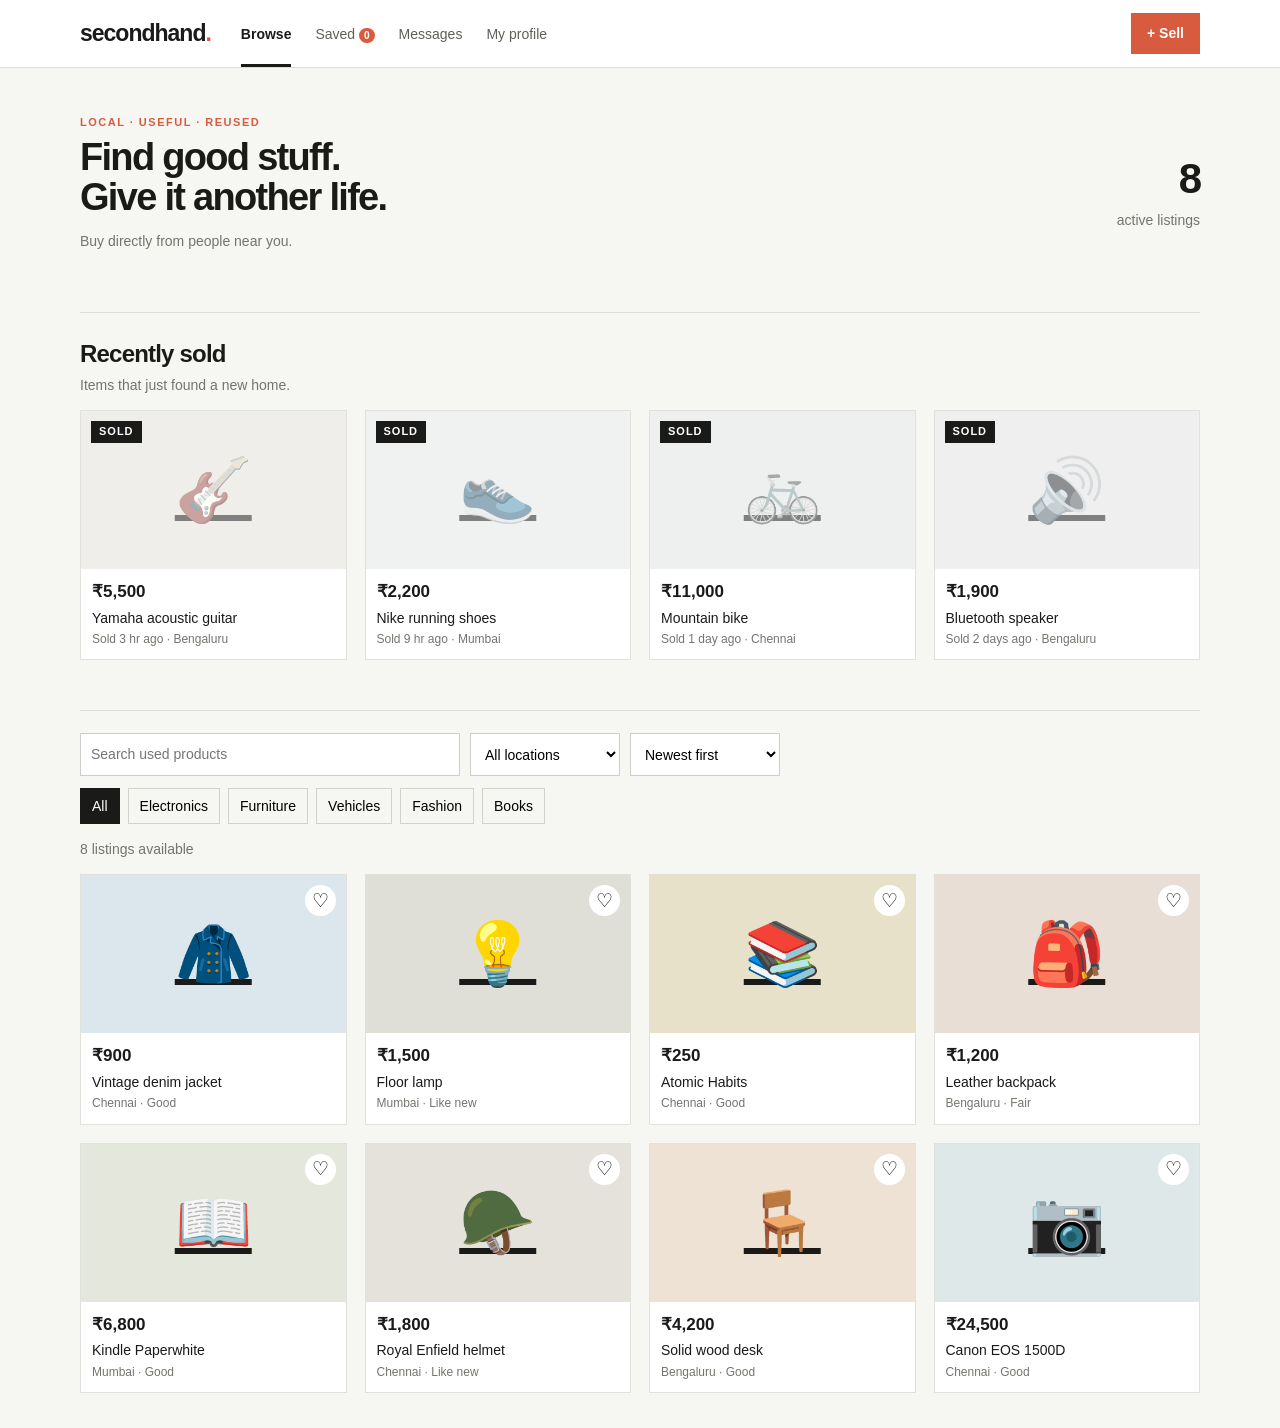
<file: index.html>
<!doctype html>
<html lang="en">
  <head>
    <meta charset="utf-8" />
    <title>Secondhand — Browse</title>
    <link rel="stylesheet" href="style.css" />
  </head>
  <body data-page="home">
    <header class="nav">
      <a class="brand" href="index.html">secondhand<span>.</span></a>
      <nav>
        <a class="active" href="index.html">Browse</a
        ><a href="saved.html">Saved <b data-saved-count>0</b></a
        ><a href="messages.html">Messages</a
        ><a href="profile.html">My profile</a>
      </nav>
      <a class="sell" href="sell.html">+ Sell</a>
    </header>
    <main>
      <section class="hero">
        <div>
          <p class="eyebrow">LOCAL · USEFUL · REUSED</p>
          <h1>Find good stuff.<br />Give it another life.</h1>
          <p>Buy directly from people near you.</p>
        </div>
        <div class="hero-stat">
          <strong data-item-count>0</strong><span>active listings</span>
        </div>
      </section>
      <section class="sold-section">
        <div class="section-head">
          <h2>Recently sold</h2>
          <p class="muted">Items that just found a new home.</p>
        </div>
        <div id="soldProducts" class="grid"></div>
        <p id="soldEmpty" class="empty small" hidden>
          Nothing sold yet. The first sale could be yours.
        </p>
      </section>
      <section class="filters">
        <input id="search" placeholder="Search used products" /><select
          id="location"
        >
          <option>All locations</option>
          <option>Chennai</option>
          <option>Bengaluru</option>
          <option>Mumbai</option></select
        ><select id="sort">
          <option value="recent">Newest first</option>
          <option value="low">Price: low first</option>
          <option value="high">Price: high first</option>
        </select>
      </section>
      <div class="category-bar" id="categories"></div>
      <p id="resultText" class="result"></p>
      <section id="products" class="grid"></section>
      <p id="empty" class="empty" hidden>
        No listings found. The attic is empty.
      </p>
    </main>
    <script src="script.js"></script>
  </body>
</html>
</file>
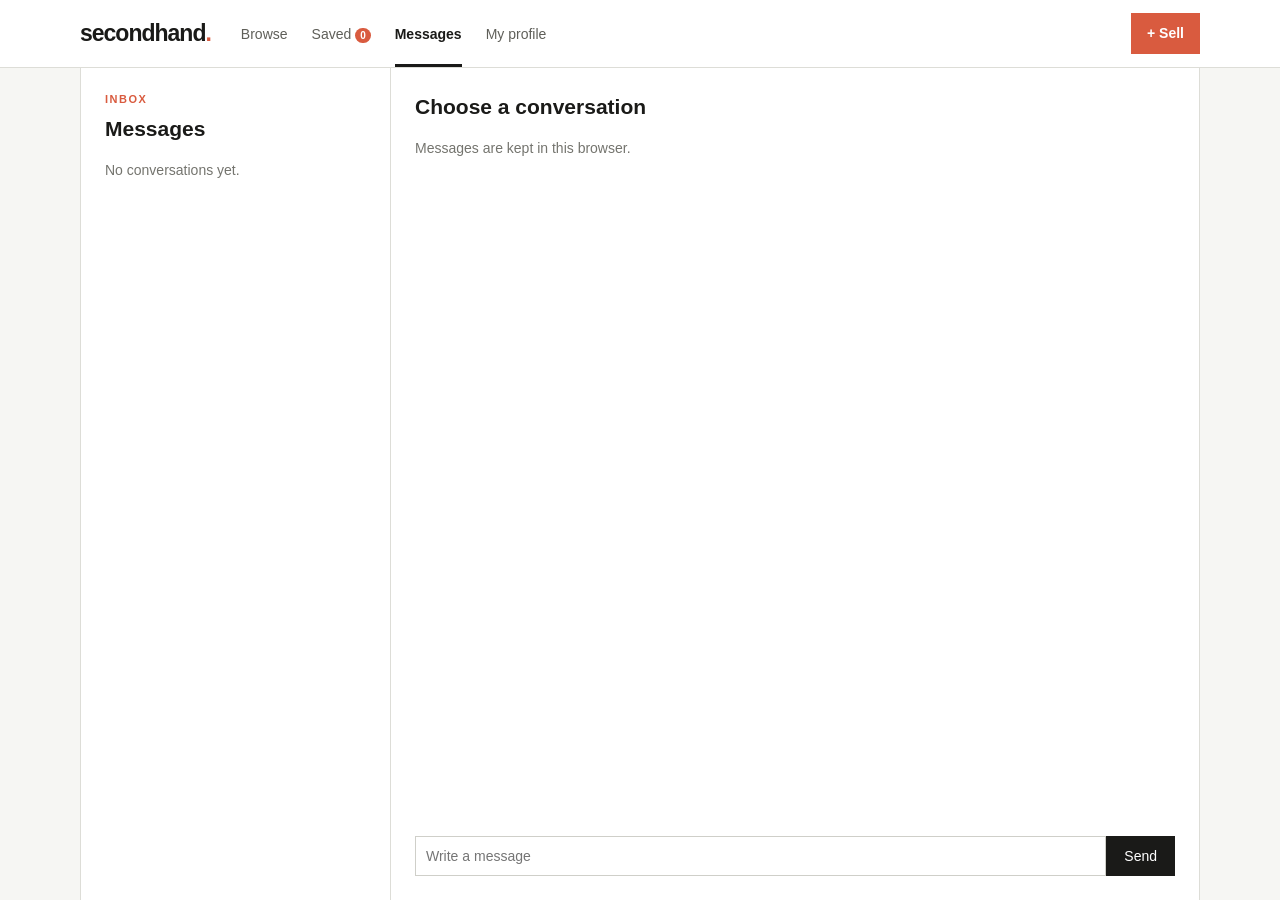
<file: messages.html>
<!doctype html>
<html lang="en">
  <head>
    <meta charset="utf-8" />
    <title>Secondhand — Messages</title>
    <link rel="stylesheet" href="style.css" />
  </head>
  <body data-page="messages">
    <header class="nav">
      <a class="brand" href="index.html">secondhand<span>.</span></a>
      <nav>
        <a href="index.html">Browse</a
        ><a href="saved.html">Saved <b data-saved-count>0</b></a
        ><a class="active" href="messages.html">Messages</a
        ><a href="profile.html">My profile</a>
      </nav>
      <a class="sell" href="sell.html">+ Sell</a>
    </header>
    <main class="message-page">
      <aside>
        <p class="eyebrow">INBOX</p>
        <h2>Messages</h2>
        <div id="threadList"></div>
      </aside>
      <section class="conversation">
        <div id="conversationHead">
          <h2>Choose a conversation</h2>
          <p class="muted">Messages are kept in this browser.</p>
        </div>
        <div id="messages" class="messages"></div>
        <form id="messageForm" class="message-form" hidden>
          <input
            id="messageInput"
            required
            placeholder="Write a message"
          /><button>Send</button>
        </form>
      </section>
    </main>
    <script src="script.js"></script>
  </body>
</html>
</file>
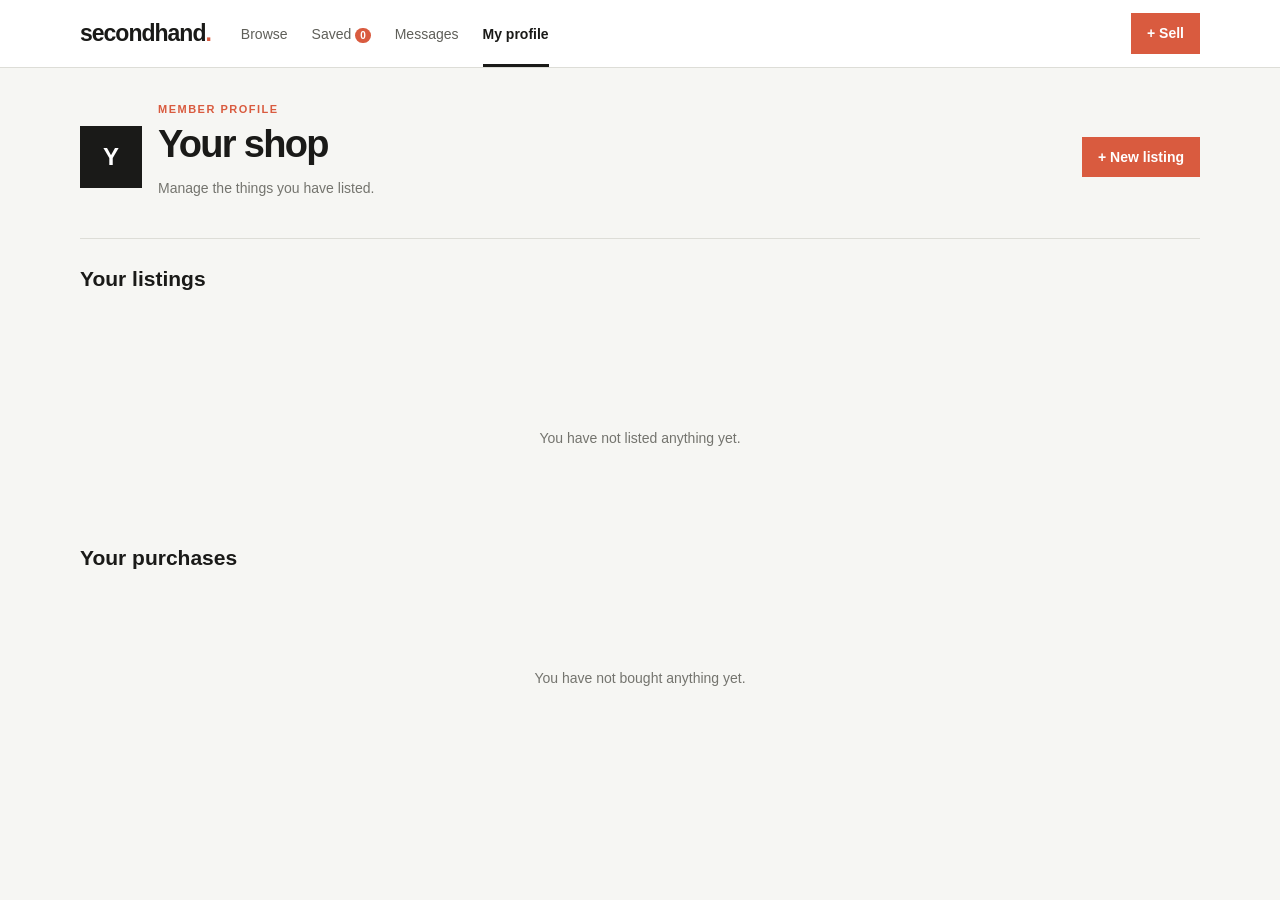
<file: profile.html>
<!doctype html>
<html lang="en">
  <head>
    <meta charset="utf-8" />
    <title>Secondhand — Profile</title>
    <link rel="stylesheet" href="style.css" />
  </head>
  <body data-page="profile">
    <header class="nav">
      <a class="brand" href="index.html">secondhand<span>.</span></a>
      <nav>
        <a href="index.html">Browse</a
        ><a href="saved.html">Saved <b data-saved-count>0</b></a
        ><a href="messages.html">Messages</a
        ><a class="active" href="profile.html">My profile</a>
      </nav>
      <a class="sell" href="sell.html">+ Sell</a>
    </header>
    <main class="page">
      <section class="profile">
        <div class="avatar">Y</div>
        <div>
          <p class="eyebrow">MEMBER PROFILE</p>
          <h1>Your shop</h1>
          <p class="muted">Manage the things you have listed.</p>
        </div>
        <a class="sell" href="sell.html">+ New listing</a>
      </section>
      <h2 class="section-title">Your listings</h2>
      <section id="myProducts" class="grid"></section>
      <p id="empty" class="empty" hidden>You have not listed anything yet.</p>
      <h2 class="section-title">Your purchases</h2>
      <section id="myPurchases" class="grid"></section>
      <p id="purchaseEmpty" class="empty small" hidden>
        You have not bought anything yet.
      </p>
    </main>
    <script src="script.js"></script>
  </body>
</html>
</file>
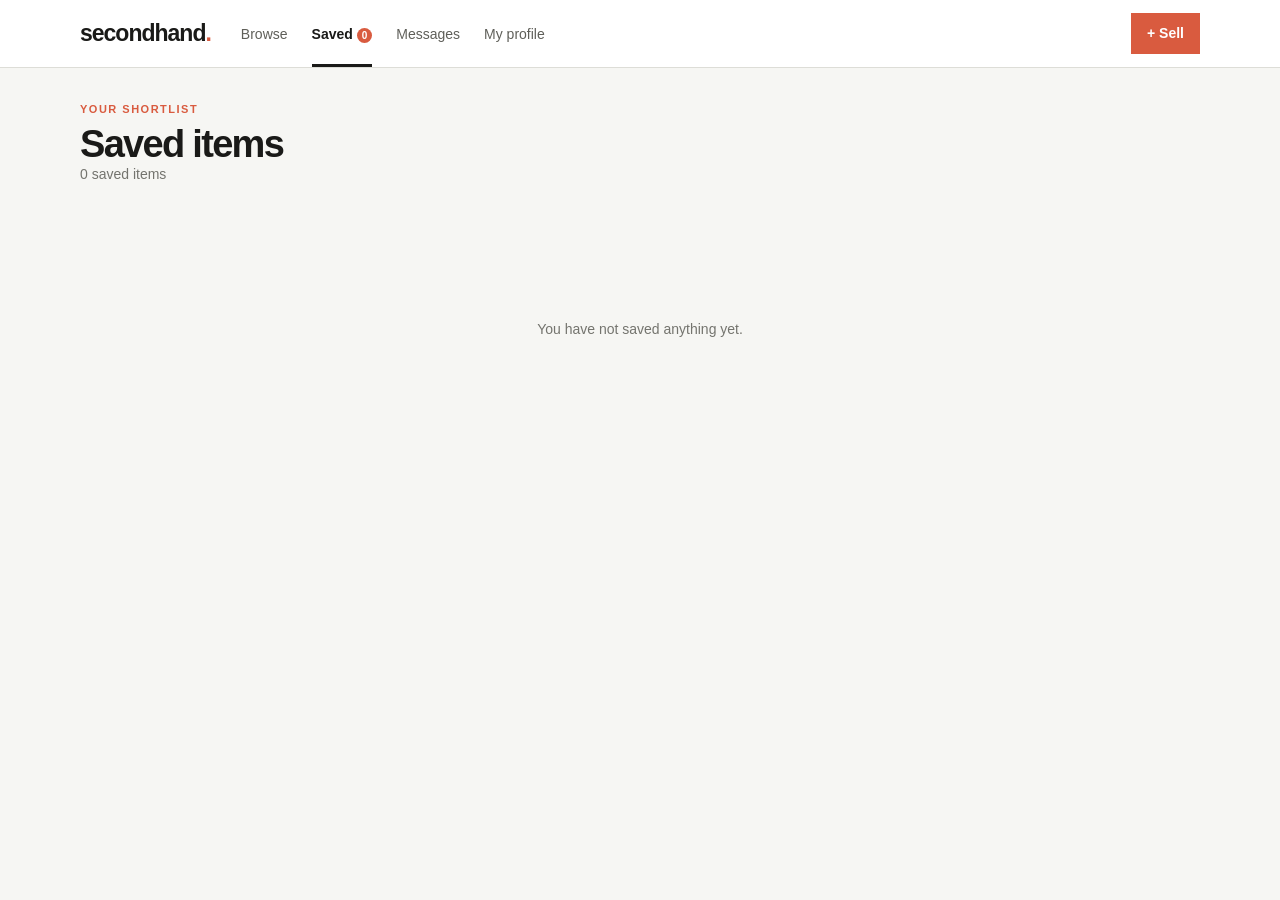
<file: saved.html>
<!doctype html>
<html lang="en">
  <head>
    <meta charset="utf-8" />
    <title>Secondhand — Saved</title>
    <link rel="stylesheet" href="style.css" />
  </head>
  <body data-page="saved">
    <header class="nav">
      <a class="brand" href="index.html">secondhand<span>.</span></a>
      <nav>
        <a href="index.html">Browse</a
        ><a class="active" href="saved.html">Saved <b data-saved-count>0</b></a
        ><a href="messages.html">Messages</a
        ><a href="profile.html">My profile</a>
      </nav>
      <a class="sell" href="sell.html">+ Sell</a>
    </header>
    <main class="page">
      <p class="eyebrow">YOUR SHORTLIST</p>
      <h1>Saved items</h1>
      <p id="resultText" class="result"></p>
      <section id="products" class="grid"></section>
      <p id="empty" class="empty" hidden>You have not saved anything yet.</p>
    </main>
    <script src="script.js"></script>
  </body>
</html>
</file>
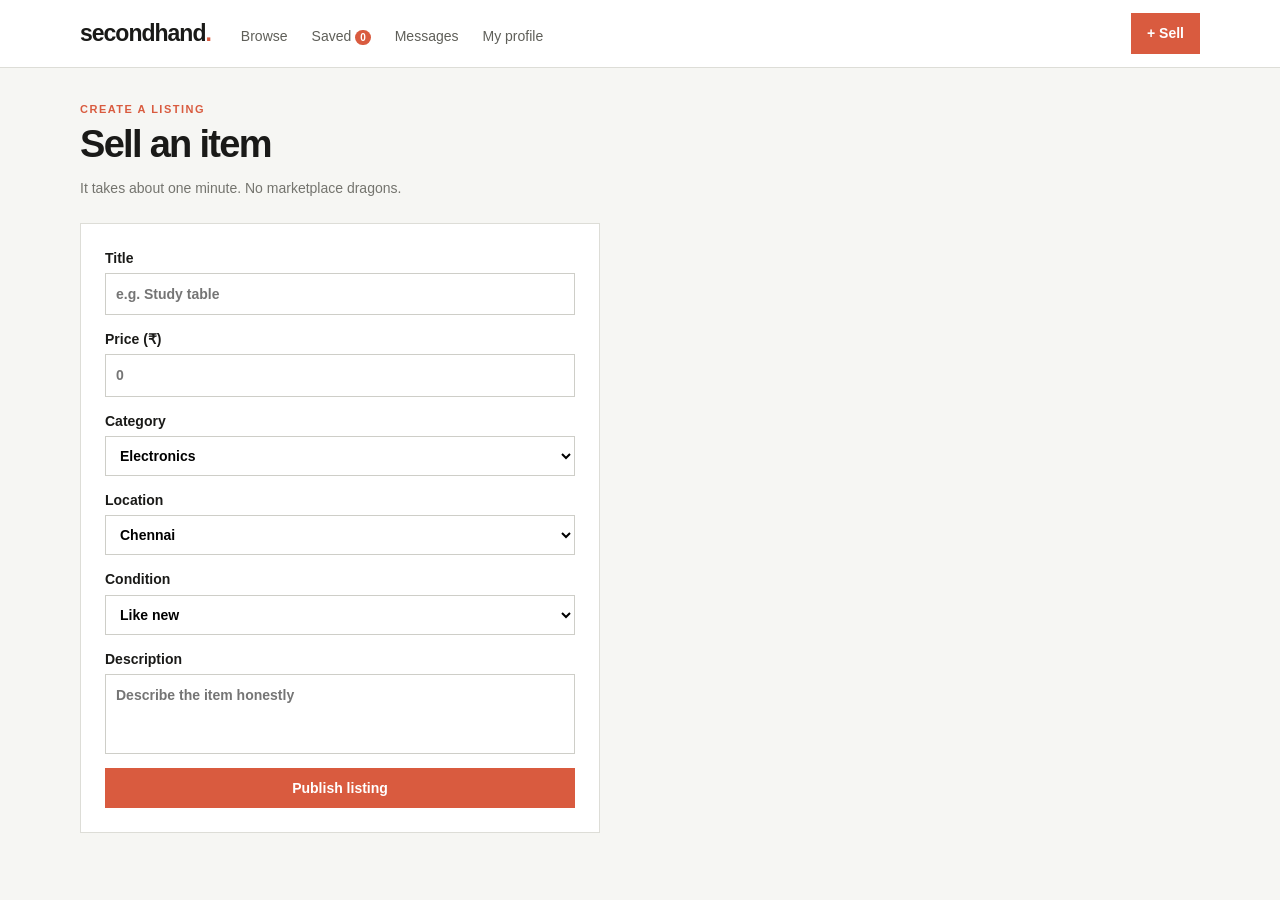
<file: sell.html>
<!doctype html>
<html lang="en">
  <head>
    <meta charset="utf-8" />
    <title>Secondhand — Sell</title>
    <link rel="stylesheet" href="style.css" />
  </head>
  <body data-page="sell">
    <header class="nav">
      <a class="brand" href="index.html">secondhand<span>.</span></a>
      <nav>
        <a href="index.html">Browse</a
        ><a href="saved.html">Saved <b data-saved-count>0</b></a
        ><a href="messages.html">Messages</a
        ><a href="profile.html">My profile</a>
      </nav>
      <a class="sell active" href="sell.html">+ Sell</a>
    </header>
    <main class="form-page">
      <p class="eyebrow">CREATE A LISTING</p>
      <h1>Sell an item</h1>
      <p class="muted">It takes about one minute. No marketplace dragons.</p>
      <form id="sellForm" class="form">
        <label
          >Title<input
            name="title"
            required
            maxlength="42"
            placeholder="e.g. Study table" /></label
        ><label
          >Price (₹)<input
            name="price"
            required
            type="number"
            min="1"
            placeholder="0" /></label
        ><label
          >Category<select name="category">
            <option>Electronics</option>
            <option>Furniture</option>
            <option>Vehicles</option>
            <option>Fashion</option>
            <option>Books</option>
            <option>Other</option>
          </select></label
        ><label
          >Location<select name="location">
            <option>Chennai</option>
            <option>Bengaluru</option>
            <option>Mumbai</option>
          </select></label
        ><label
          >Condition<select name="condition">
            <option>Like new</option>
            <option>Good</option>
            <option>Fair</option>
          </select></label
        ><label
          >Description<textarea
            name="description"
            required
            maxlength="180"
            placeholder="Describe the item honestly"
          ></textarea></label
        ><button class="sell">Publish listing</button>
      </form>
    </main>
    <script src="script.js"></script>
  </body>
</html>
</file>
<file: style.css>
:root {
  --ink: #1a1a18;
  --line: #ddddd7;
  --soft: #f6f6f3;
  --orange: #d95b3f;
  --muted: #74746e;
}
* {
  box-sizing: border-box;
}
body {
  margin: 0;
  background: var(--soft);
  color: var(--ink);
  font:
    14px/1.45 Arial,
    sans-serif;
}
a {
  color: inherit;
}
button,
input,
select,
textarea {
  font: inherit;
}
.nav {
  height: 68px;
  background: white;
  border-bottom: 1px solid var(--line);
  display: flex;
  align-items: center;
  padding: 0 calc((100% - 1120px) / 2);
  gap: 30px;
}
.brand {
  text-decoration: none;
  font-size: 23px;
  font-weight: 800;
  letter-spacing: -1px;
}
.brand span,
.eyebrow {
  color: var(--orange);
}
.nav nav {
  display: flex;
  gap: 24px;
  flex: 1;
}
.nav nav a {
  text-decoration: none;
  color: #5f5f59;
  padding: 24px 0 19px;
}
.nav nav a.active {
  border-bottom: 3px solid var(--ink);
  color: var(--ink);
  font-weight: bold;
}
.nav b {
  font-size: 10px;
  background: var(--orange);
  border-radius: 8px;
  color: white;
  padding: 2px 5px;
}
.sell {
  background: var(--orange);
  color: white;
  border: 0;
  text-decoration: none;
  padding: 10px 16px;
  font-weight: bold;
  white-space: nowrap;
}
.sell:hover {
  background: #bd442b;
}
main {
  width: 1120px;
  margin: auto;
}
.hero {
  height: 245px;
  display: flex;
  align-items: center;
  justify-content: space-between;
  border-bottom: 1px solid var(--line);
}
.eyebrow {
  font-size: 11px;
  letter-spacing: 1.5px;
  font-weight: bold;
  margin: 0 0 6px;
}
.hero h1,
.page h1,
.form-page h1 {
  font-size: 38px;
  line-height: 1.06;
  letter-spacing: -1.7px;
  margin: 0;
}
.hero p:not(.eyebrow) {
  color: var(--muted);
}
.hero-stat {
  text-align: right;
}
.hero-stat strong {
  display: block;
  font-size: 42px;
  letter-spacing: -2px;
}
.hero-stat span,
.muted,
.result {
  color: var(--muted);
}
.filters {
  display: flex;
  gap: 10px;
  padding: 22px 0 12px;
}
.filters input {
  width: 380px;
}
.filters input,
.filters select,
.form input,
.form select,
.form textarea {
  border: 1px solid #cecec8;
  background: white;
  padding: 10px;
  outline-color: var(--orange);
}
.filters select {
  min-width: 150px;
}
.category-bar {
  display: flex;
  gap: 8px;
  margin-bottom: 15px;
}
.category-bar button {
  border: 1px solid #d2d2cc;
  background: transparent;
  padding: 7px 11px;
  cursor: pointer;
}
.category-bar button.active {
  background: var(--ink);
  border-color: var(--ink);
  color: white;
}
.result {
  margin: 0 0 15px;
}
.grid {
  display: grid;
  grid-template-columns: repeat(4, 1fr);
  gap: 18px;
  padding-bottom: 35px;
}
.card {
  background: white;
  border: 1px solid #e1e1dc;
  position: relative;
}
.card:hover {
  border-color: #aaa9a3;
}
.card > a:first-child {
  display: block;
}
.art {
  height: 158px;
  display: grid;
  place-items: center;
  background: var(--tint);
  font-size: 62px;
}
.heart {
  position: absolute;
  right: 10px;
  top: 10px;
  background: white;
  border: 0;
  border-radius: 50%;
  width: 31px;
  height: 31px;
  font-size: 19px;
  cursor: pointer;
}
.heart.saved {
  color: var(--orange);
}
.card-info {
  padding: 11px;
}
.card-link {
  text-decoration: none;
}
.price {
  font-size: 17px;
  font-weight: bold;
}
.title {
  margin: 3px 0;
  white-space: nowrap;
  overflow: hidden;
  text-overflow: ellipsis;
}
.meta {
  font-size: 12px;
  color: var(--muted);
}
.empty {
  text-align: center;
  padding: 70px;
  color: var(--muted);
}
.page,
.form-page {
  padding-top: 34px;
}
.back {
  display: inline-block;
  margin-bottom: 20px;
  color: var(--muted);
}
.detail {
  display: grid;
  grid-template-columns: 440px 1fr;
  background: white;
  border: 1px solid var(--line);
}
.detail-art {
  min-height: 410px;
  display: grid;
  place-items: center;
  background: var(--tint);
  font-size: 135px;
}
.detail-info {
  padding: 38px;
}
.detail-info h1 {
  font-size: 30px;
  margin: 6px 0;
}
.detail-price {
  font-size: 25px;
  font-weight: bold;
}
.condition {
  display: inline-block;
  background: #eeeeea;
  padding: 4px 8px;
  font-size: 12px;
  margin: 13px 0;
}
.detail-actions {
  display: flex;
  gap: 10px;
  margin-top: 24px;
}
.secondary {
  border: 0;
  background: #e8e8e4;
  padding: 10px 15px;
  font-weight: bold;
  cursor: pointer;
}
.form-page {
  width: 520px;
  margin-left: calc((100% - 1120px) / 2);
}
.form-page h1 {
  margin-bottom: 5px;
}
.form {
  display: grid;
  gap: 14px;
  background: white;
  border: 1px solid var(--line);
  padding: 24px;
  margin-top: 24px;
}
.form label {
  display: grid;
  gap: 5px;
  font-weight: bold;
}
.form textarea {
  height: 80px;
  resize: none;
}
.message-page {
  display: grid;
  grid-template-columns: 310px 1fr;
  height: calc(100vh - 68px);
  background: white;
  border-left: 1px solid var(--line);
  border-right: 1px solid var(--line);
}
.message-page aside {
  border-right: 1px solid var(--line);
  padding: 24px;
}
.message-page h2 {
  margin: 0 0 16px;
}
.thread {
  width: 100%;
  border: 0;
  border-top: 1px solid #e5e5e0;
  background: white;
  text-align: left;
  padding: 13px 0;
  cursor: pointer;
}
.thread:hover,
.thread.active {
  color: var(--orange);
}
.conversation {
  display: flex;
  flex-direction: column;
  padding: 24px;
}
.messages {
  flex: 1;
  padding: 5px 0;
  overflow: auto;
}
.bubble {
  background: #ecece8;
  padding: 8px 10px;
  width: max-content;
  max-width: 70%;
  margin: 7px 0;
}
.bubble.me {
  margin-left: auto;
  background: var(--orange);
  color: white;
}
.message-form {
  height: 40px;
  display: flex;
}
.message-form input {
  flex: 1;
  border: 1px solid #cfcfc9;
  padding: 0 10px;
}
.message-form button {
  border: 0;
  background: var(--ink);
  color: white;
  padding: 0 18px;
}
.profile {
  display: flex;
  align-items: center;
  gap: 16px;
  border-bottom: 1px solid var(--line);
  padding-bottom: 25px;
}
.profile h1 {
  margin: 0;
}
.profile .sell {
  margin-left: auto;
}
.avatar {
  width: 62px;
  height: 62px;
  display: grid;
  place-items: center;
  background: var(--ink);
  color: white;
  font-size: 24px;
  font-weight: bold;
}
.section-title {
  margin: 25px 0 15px;
}
.delete {
  font-size: 12px;
  border: 0;
  background: transparent;
  color: var(--orange);
  padding: 7px 0;
  cursor: pointer;
}
.card.is-sold .art {
  opacity: 0.55;
  filter: grayscale(0.6);
}
.badge-sold {
  position: absolute;
  left: 10px;
  top: 10px;
  background: var(--ink);
  color: white;
  font-size: 11px;
  font-weight: bold;
  letter-spacing: 1px;
  text-transform: uppercase;
  padding: 3px 8px;
}
.section-head {
  margin: 10px 0 15px;
  border-top: 1px solid var(--line);
  padding-top: 28px;
}
.section-head h2 {
  margin: 0;
  font-size: 24px;
  letter-spacing: -0.8px;
}
.section-head p {
  margin: 3px 0 0;
}
.sold-section {
  padding-bottom: 20px;
}
.empty.small {
  padding: 30px;
}
a.secondary {
  text-decoration: none;
  display: inline-block;
}
.sell:disabled {
  background: #b9b9b3;
  cursor: not-allowed;
}
.sell:disabled:hover {
  background: #b9b9b3;
}
.sold-tag {
  background: var(--ink);
  color: white;
  margin-left: 6px;
}
.notice {
  background: #eaf4ea;
  border: 1px solid #cfe3cf;
  padding: 10px 12px;
  margin: 14px 0 0;
}
.notice.quiet {
  background: #eeeeea;
  border-color: var(--line);
  color: var(--muted);
}
.checkout {
  margin-top: 24px;
}
.checkout h3 {
  margin: 0;
}
.summary {
  display: flex;
  justify-content: space-between;
  background: var(--soft);
  padding: 10px;
  border: 1px solid var(--line);
}
.sold-section {
  padding-top: 24px;
}
.sold-section .section-head {
  border-top: 0;
  padding-top: 0;
  margin-top: 0;
}
.sold-section .grid {
  padding-bottom: 20px;
}
.sold-section + .filters {
  border-top: 1px solid var(--line);
  margin-top: 10px;
}

.owner-actions {
  display: flex;
  align-items: center;
  justify-content: space-between;
  gap: 8px;
  margin-top: 4px;
}
.toggle-sold {
  font-size: 12px;
  font-weight: bold;
  border: 1px solid var(--ink);
  background: transparent;
  color: var(--ink);
  padding: 6px 10px;
  cursor: pointer;
}
.toggle-sold:hover {
  background: var(--ink);
  color: white;
}
.toggle-sold.is-on {
  background: var(--ink);
  color: white;
}
.toggle-sold.is-on:hover {
  background: transparent;
  color: var(--ink);
}
</file>
